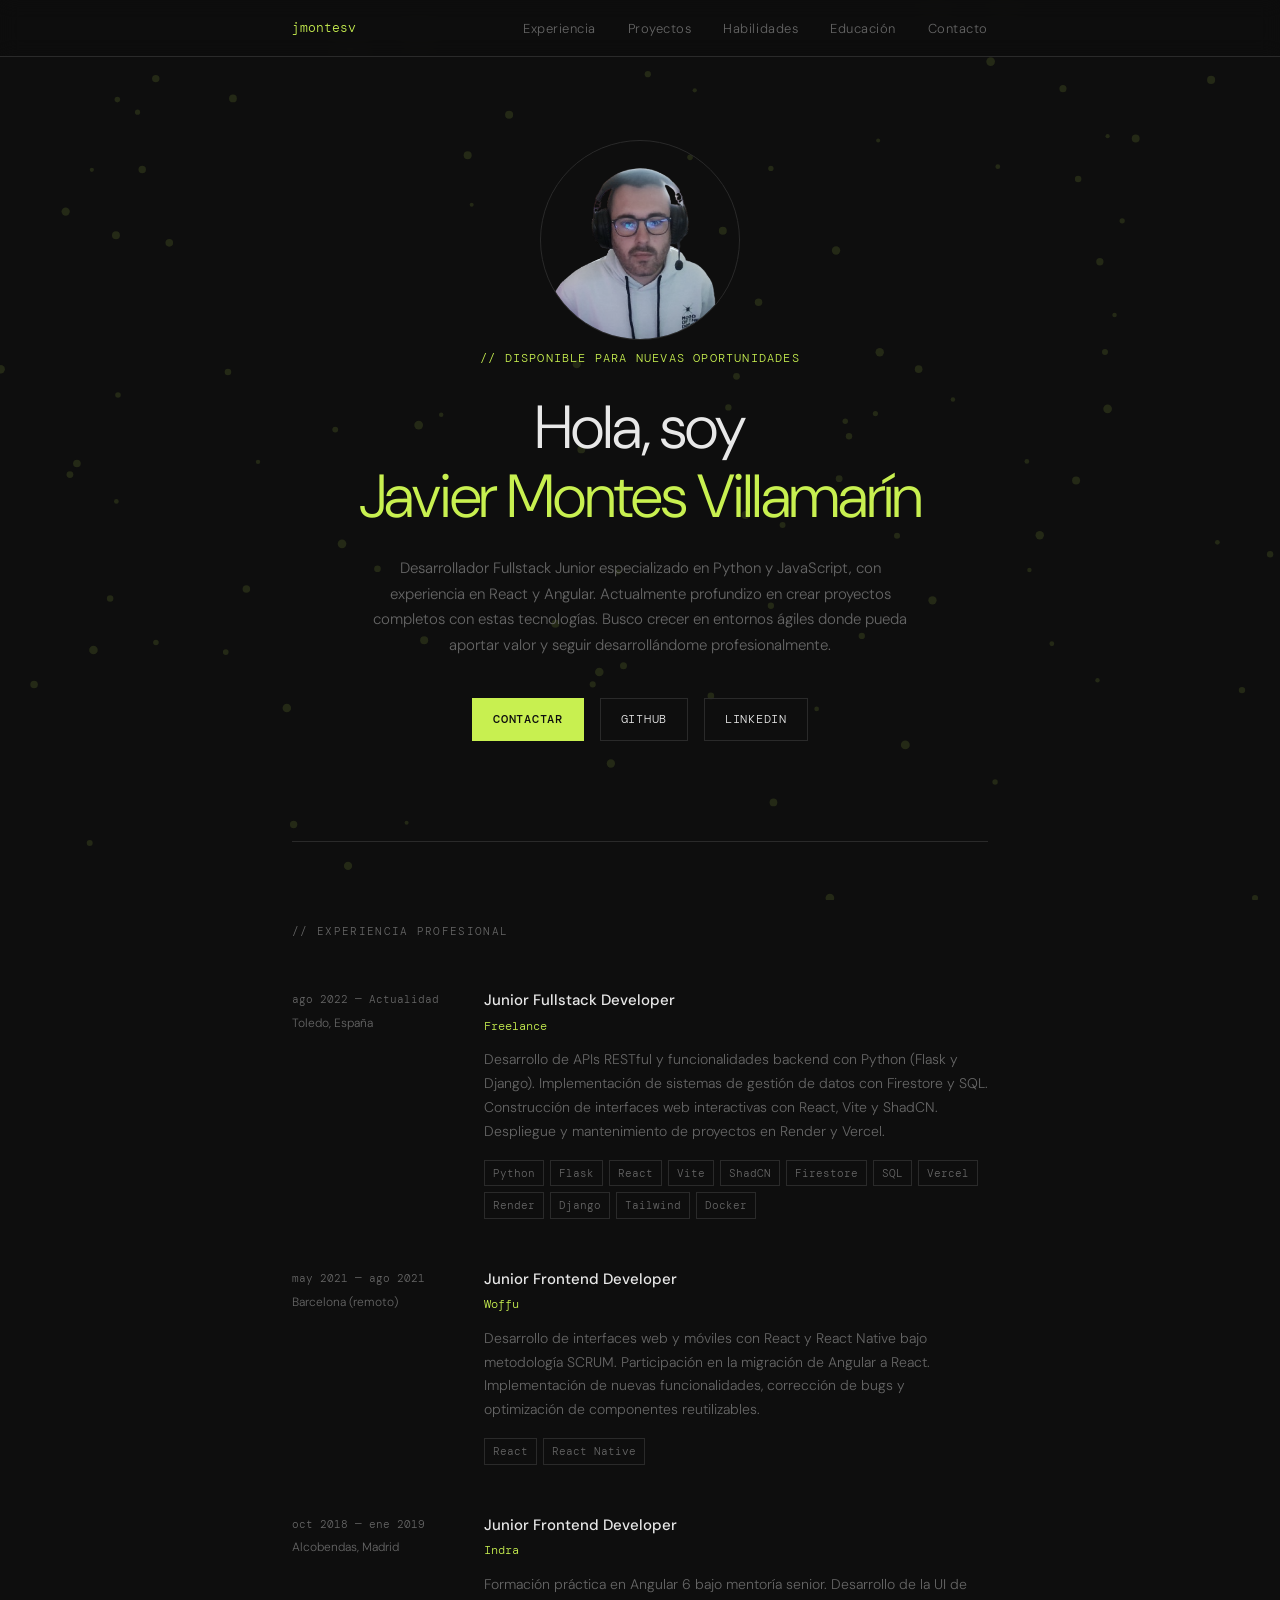
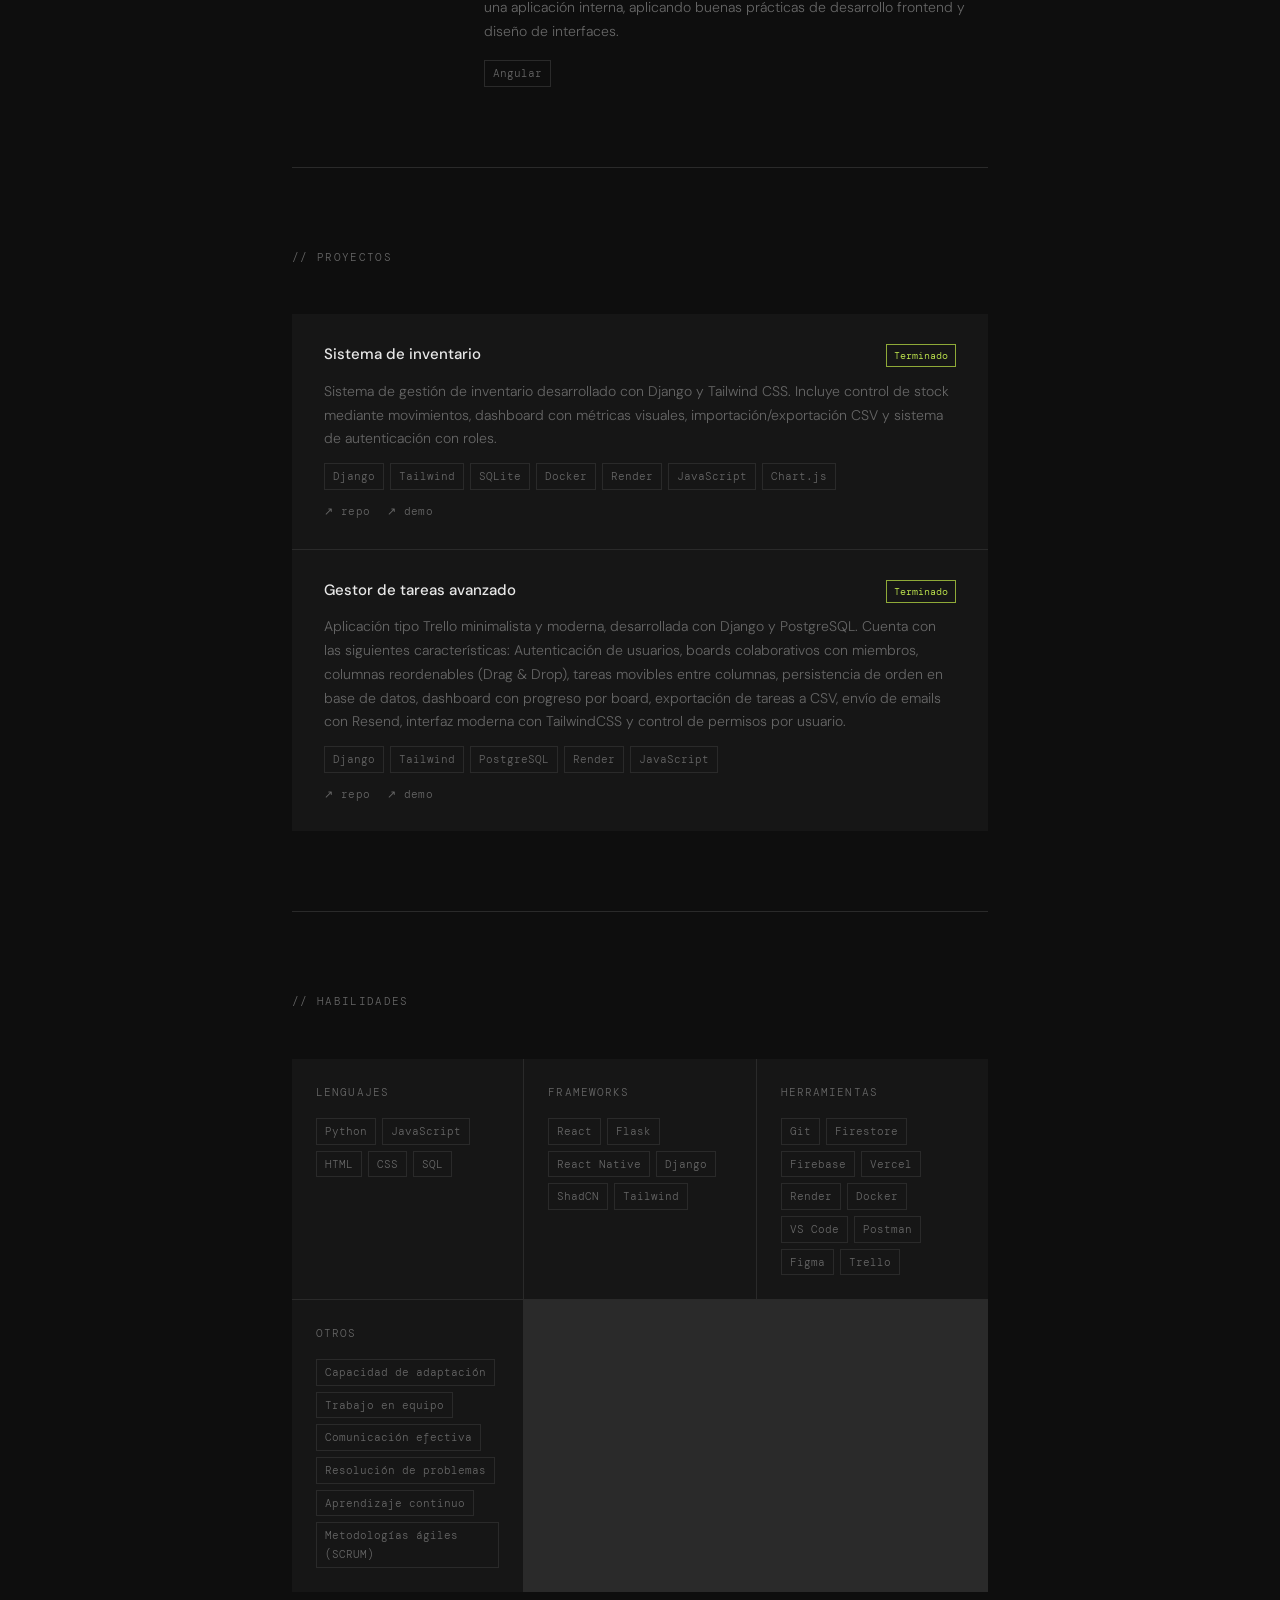
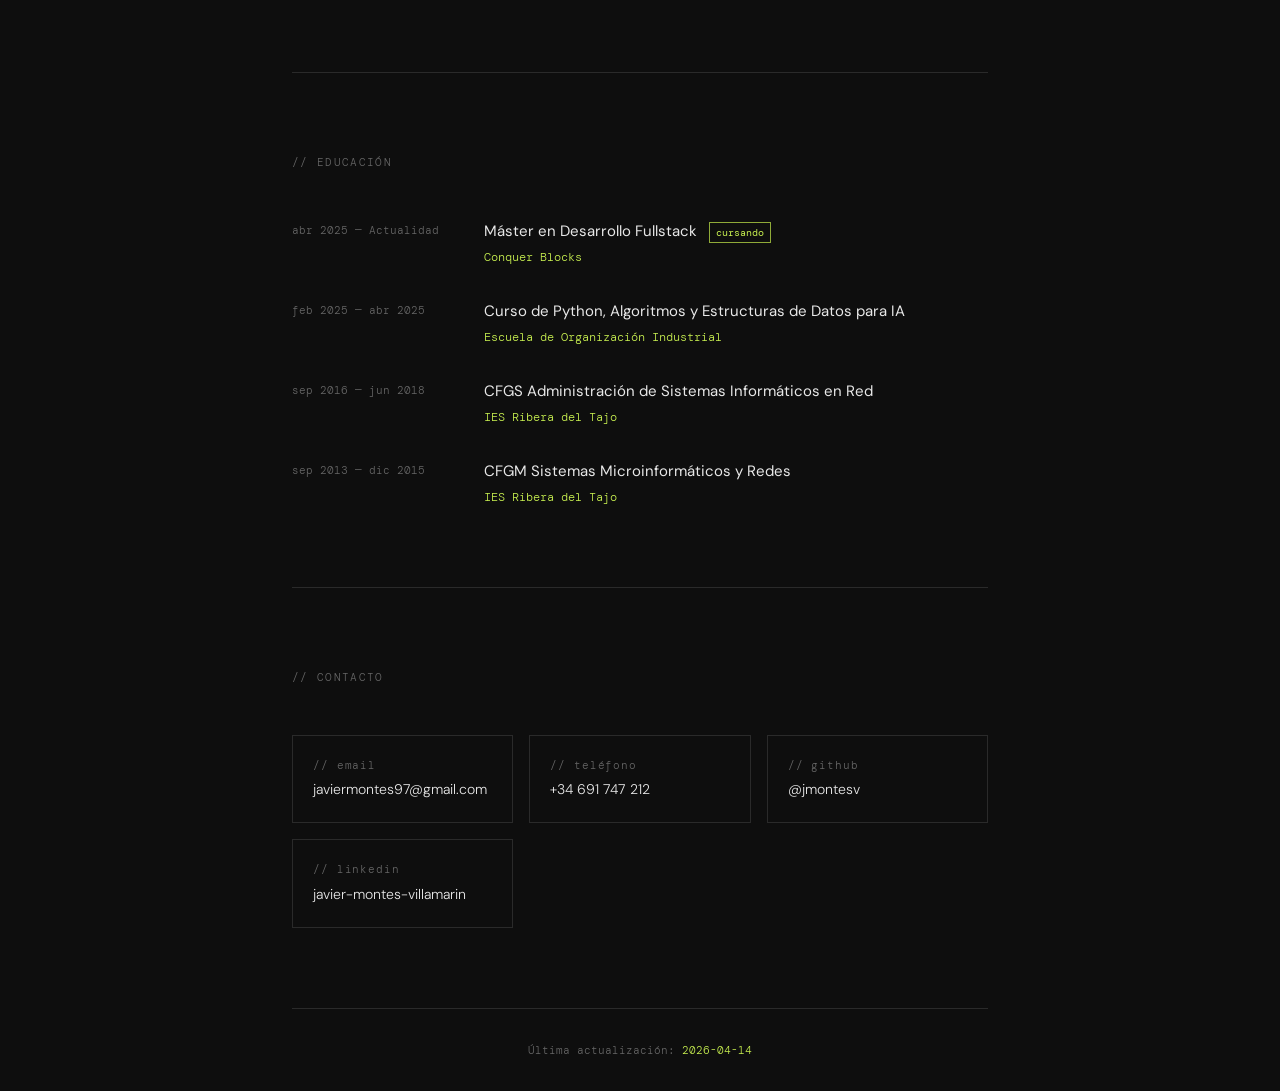
<file: index.html>
<!DOCTYPE html>
<html lang="es">
<head>
  <meta charset="UTF-8" />
  <meta name="viewport" content="width=device-width, initial-scale=1.0" />
  <title>Javier Montes · Desarrollador Fullstack</title>
  <link rel="icon" type="image/svg+xml" href="assets/favicon.svg">
  <link rel="preconnect" href="https://fonts.googleapis.com" />
  <link href="https://fonts.googleapis.com/css2?family=DM+Mono:wght@400;500&family=DM+Sans:wght@300;400;500&display=swap" rel="stylesheet" />
  <link rel="stylesheet" href="css/style.css" />
</head>
<body>
  <canvas id="bg-canvas" style="position:fixed;inset:0;z-index:0;pointer-events:none;"></canvas>
  <nav>
    <div class="container">
      <a class="nav-logo" href="#">jmontesv</a>
      <ul class="nav-links">
        <li><a href="#experiencia">Experiencia</a></li>
        <li><a href="#proyectos">Proyectos</a></li>
        <li><a href="#habilidades">Habilidades</a></li>
        <li><a href="#educacion">Educación</a></li>
        <li><a href="#contacto">Contacto</a></li>
      </ul>
    </div>
  </nav>

  <main class="container">

    <section id="hero">
      <img id="hero-avatar" src="assets/avatar.png" alt="Javier Montes" />
      <p class="hero-label">// disponible para nuevas oportunidades</p>
      <h1 id="hero-name">Cargando…</h1>
      <p class="hero-bio" id="hero-bio"></p>
      <div class="hero-links" id="hero-links"></div>
    </section>

    <section id="experiencia">
      <p class="section-label">// experiencia profesional</p>
      <div id="exp-list"></div>
    </section>

    <section id="proyectos">
      <p class="section-label">// proyectos</p>
      <div class="project-grid" id="project-grid"></div>
    </section>

    <section id="habilidades">
      <p class="section-label">// habilidades</p>
      <div class="skills-grid" id="skills-grid"></div>
    </section>

    <section id="educacion">
      <p class="section-label">// educación</p>
      <div id="edu-list"></div>
    </section>

    <section id="contacto">
      <p class="section-label">// contacto</p>
      <div class="contact-grid" id="contact-grid"></div>
    </section>

  </main>

  <footer>
    <span>Última actualización: <span id="last-updated"></span></span>
  </footer>

  <script type="text/javascript" src="js/script.js"></script>
  <script type="text/javascript" src="js/particles.js"></script>
</body>
</html>
</file>
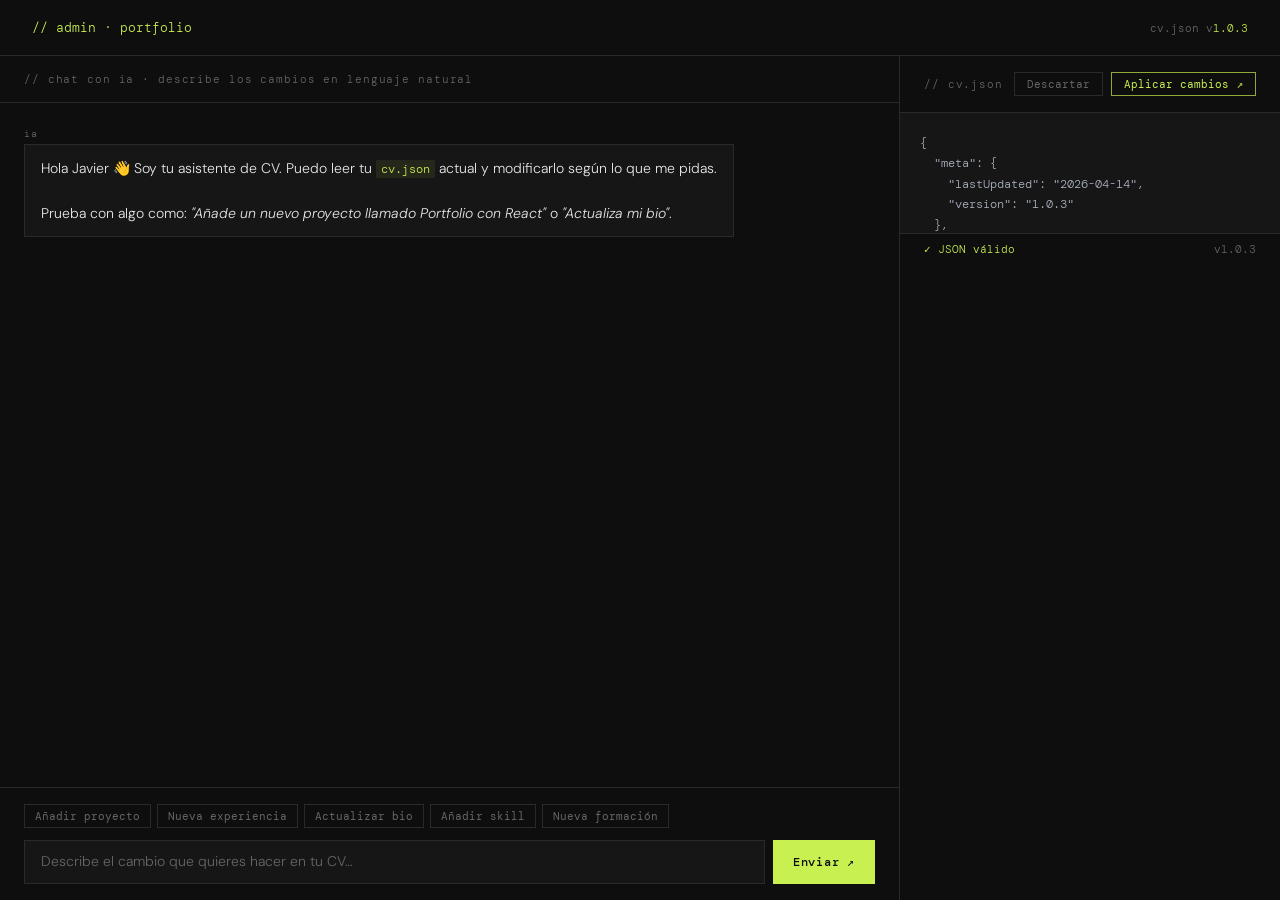
<file: admin/index.html>
<!DOCTYPE html>
<html lang="es">
<head>
  <meta charset="UTF-8" />
  <meta name="viewport" content="width=device-width, initial-scale=1.0" />
  <title>Admin · Portfolio JMV</title>
  <link rel="preconnect" href="https://fonts.googleapis.com" />
  <link href="https://fonts.googleapis.com/css2?family=DM+Mono:wght@400;500&family=DM+Sans:wght@300;400;500&display=swap" rel="stylesheet" />
  <link rel="stylesheet" href="/admin/css/style.css" />
</head>
<body>

  <nav>
    <span class="nav-logo">// admin · portfolio</span>
    <span class="nav-meta">cv.json v<span id="nav-version">—</span></span>
  </nav>

  <div class="workspace">

    <!-- CHAT -->
    <div class="chat-panel">
      <div class="chat-header">// chat con ia · describe los cambios en lenguaje natural</div>

      <div class="messages" id="messages">
        <div class="msg assistant">
          <span class="msg-label">ia</span>
          <div class="msg-bubble">
            Hola Javier 👋 Soy tu asistente de CV. Puedo leer tu <code>cv.json</code> actual y modificarlo según lo que me pidas.<br><br>
            Prueba con algo como: <em>"Añade un nuevo proyecto llamado Portfolio con React"</em> o <em>"Actualiza mi bio"</em>.
          </div>
        </div>
      </div>

      <div class="chat-input-area">
        <div class="suggestions">
          <button class="suggestion" onclick="useSuggestion(this)">Añadir proyecto</button>
          <button class="suggestion" onclick="useSuggestion(this)">Nueva experiencia</button>
          <button class="suggestion" onclick="useSuggestion(this)">Actualizar bio</button>
          <button class="suggestion" onclick="useSuggestion(this)">Añadir skill</button>
          <button class="suggestion" onclick="useSuggestion(this)">Nueva formación</button>
        </div>
        <div class="input-row">
          <textarea
            id="user-input"
            placeholder="Describe el cambio que quieres hacer en tu CV…"
            onkeydown="handleKey(event)"
            oninput="autoResize(this)"
          ></textarea>
          <button class="send-btn" id="send-btn" onclick="sendMessage()">Enviar ↗</button>
        </div>
      </div>
    </div>

    <!-- JSON PANEL -->
    <div class="json-panel">
      <div class="json-header">
        <span class="json-title">// cv.json</span>
        <div class="json-actions">
          <button class="action-btn" onclick="resetJson()">Descartar</button>
          <button class="action-btn primary" onclick="applyJson()">Aplicar cambios ↗</button>
        </div>
      </div>
      <textarea id="json-editor" spellcheck="false" oninput="validateJson()"></textarea>
      <div class="json-status">
        <span id="json-validity" class="status-ok">✓ JSON válido</span>
        <span id="json-version"></span>
      </div>
    </div>

  </div>

  <div class="toast" id="toast"></div>

  <script type="text/javascript" src="/admin/js/script.js"></script>
</body>
</html>
</file>
<file: css/style.css>
*,
*::before,
*::after {
    box-sizing: border-box;
    margin: 0;
    padding: 0;
}

:root {
    --bg: #0e0e0e;
    --surface: #161616;
    --border: #2a2a2a;
    --text: #e8e8e8;
    --muted: #666;
    --accent: #c8f050;
    --accent-dim: #8faa38;
    --mono: 'DM Mono', monospace;
    --sans: 'DM Sans', sans-serif;
}

html {
    scroll-behavior: smooth;
}

body {
    background: var(--bg);
    color: var(--text);
    font-family: var(--sans);
    font-weight: 300;
    font-size: 16px;
    line-height: 1.7;
}

main { 
    position: relative; 
    z-index: 1; 
}

/* ── LAYOUT ── */
.container {
    max-width: 760px;
    margin: 0 auto;
    padding: 0 2rem;
}

/* ── NAV ── */
nav {
    position: fixed;
    top: 0;
    left: 0;
    right: 0;
    background: rgba(14, 14, 14, 0.85);
    backdrop-filter: blur(10px);
    border-bottom: 1px solid var(--border);
    z-index: 100;
}

nav .container {
    display: flex;
    align-items: center;
    justify-content: space-between;
    height: 56px;
}

.nav-logo {
    font-family: var(--mono);
    font-size: 13px;
    color: var(--accent);
    text-decoration: none;
}

.nav-links {
    display: flex;
    gap: 2rem;
    list-style: none;
}

.nav-links a {
    font-size: 13px;
    color: var(--muted);
    text-decoration: none;
    letter-spacing: 0.04em;
    transition: color 0.2s;
}

.nav-links a:hover {
    color: var(--text);
}

/* ── HERO ── */
#hero {
    text-align: center;
    padding: 140px 0 100px;
    border-bottom: 1px solid var(--border);
}

#hero-avatar {
    width: 200px;
    height: 200px;
    border-radius: 50%;
    object-fit: cover;
    object-position: center top;
    border: 1px solid #2a2a2a;
    filter: grayscale(50%);
}

.hero-label {
    font-family: var(--mono);
    font-size: 12px;
    color: var(--accent);
    letter-spacing: 0.1em;
    text-transform: uppercase;
    margin-bottom: 1.5rem;
    opacity: 0;
    transition: opacity 0.6s ease 0.2s;
}

.hero-label.go {
  opacity: 1;
}

#hero-name span {
  display: inline-block;
  min-width: max-content;
}

#hero h1 {
    font-size: clamp(2.4rem, 6vw, 3.8rem);
    font-weight: 300;
    line-height: 1.15;
    letter-spacing: -0.02em;
    margin-bottom: 1.5rem;
}

#hero h1 span {
    color: var(--accent);
}

.hero-bio {
    max-width: 540px;
    color: var(--muted);
    font-size: 15px;
    margin-left: auto;
    margin-right: auto;
    margin-bottom: 2.5rem;
    opacity: 0;
    transform: translateY(10px);
    transition: opacity 0.6s ease, transform 0.6s ease;
}

.hero-bio.go {
  opacity: 1;
  transform: translateY(0);
}

.hero-links {
    display: flex;
    justify-content: center;
    gap: 1rem;
    flex-wrap: wrap;
    opacity: 0;
    transform: translateY(10px);
    transition: opacity 0.6s ease 0.8s, transform 0.6s ease 0.8s;
}

#hero-links.go {
  opacity: 1;
  transform: translateY(0);
}

.btn {
    display: inline-flex;
    align-items: center;
    gap: 6px;
    font-family: var(--mono);
    font-size: 12px;
    letter-spacing: 0.06em;
    text-transform: uppercase;
    text-decoration: none;
    padding: 10px 20px;
    border: 1px solid var(--border);
    color: var(--text);
    transition: border-color 0.2s, color 0.2s;
}

.btn:hover {
    border-color: var(--accent);
    color: var(--accent);
}

.btn-accent {
    background: var(--accent);
    color: #0e0e0e;
    border-color: var(--accent);
    font-weight: 500;
}

.btn-accent:hover {
    background: var(--accent-dim);
    border-color: var(--accent-dim);
    color: #0e0e0e;
}

.clip-wrap {
  display: inline-block;
  overflow: hidden;
  vertical-align: bottom;
}

.clip-inner {
  display: inline-block;
  transform: translateY(110%);
  transition: transform 0s;
}

.clip-inner.go {
  transform: translateY(0);
  transition: transform 0.7s cubic-bezier(0.16, 1, 0.3, 1);
}

/* ── SECTIONS ── */
section {
    padding: 80px 0;
    border-bottom: 1px solid var(--border);
    position: relative;
    z-index: 1;
}

.section-label {
    font-family: var(--mono);
    font-size: 11px;
    color: var(--muted);
    letter-spacing: 0.12em;
    text-transform: uppercase;
    margin-bottom: 3rem;
}

/* ── EXPERIENCE ── */
.exp-item {
    display: grid;
    grid-template-columns: 160px 1fr;
    gap: 2rem;
    margin-bottom: 3rem;
}

.exp-item:last-child {
    margin-bottom: 0;
}

.exp-meta {
    padding-top: 2px;
}

.exp-dates {
    font-family: var(--mono);
    font-size: 11px;
    color: var(--muted);
    margin-bottom: 4px;
}

.exp-location {
    font-size: 12px;
    color: var(--muted);
}

.exp-role {
    font-size: 15px;
    font-weight: 500;
    margin-bottom: 2px;
}

.exp-company {
    font-family: var(--mono);
    font-size: 12px;
    color: var(--accent);
    margin-bottom: 0.75rem;
}

.exp-desc {
    font-size: 14px;
    color: var(--muted);
    margin-bottom: 1rem;
}

.tags {
    display: flex;
    flex-wrap: wrap;
    gap: 6px;
}

.tag {
    font-family: var(--mono);
    font-size: 11px;
    padding: 3px 8px;
    border: 1px solid var(--border);
    color: var(--muted);
    transition: border-color 0.2s, color 0.2s, background 0.2s;
    cursor: default;
}

.tag:hover {
      border-color: var(--accent);
      color: var(--accent);
      background: rgba(200, 240, 80, 0.06);
}

/* ── PROJECTS ── */
.project-grid {
    display: grid;
    gap: 1px;
    background: var(--border);
}

.project-card {
    background: var(--surface);
    padding: 1.75rem 2rem;
    display: flex;
    flex-direction: column;
    gap: 0.75rem;
}

.project-header {
    display: flex;
    align-items: baseline;
    gap: 1rem;
    justify-content: space-between;
}

.project-name {
    font-size: 15px;
    font-weight: 500;
}

.project-status {
    font-family: var(--mono);
    font-size: 10px;
    color: var(--accent);
    border: 1px solid var(--accent-dim);
    padding: 2px 7px;
    white-space: nowrap;
}

.project-desc {
    font-size: 14px;
    color: var(--muted);
}

.project-links {
    display: flex;
    gap: 1rem;
    margin-top: auto;
}

.project-link {
    font-family: var(--mono);
    font-size: 11px;
    color: var(--muted);
    text-decoration: none;
    letter-spacing: 0.04em;
    transition: color 0.2s;
}

.project-link:hover {
    color: var(--accent);
}

/* ── SKILLS ── */
.skills-grid {
    display: grid;
    grid-template-columns: repeat(auto-fit, minmax(180px, 1fr));
    gap: 1px;
    background: var(--border);
}

.skill-group {
    background: var(--surface);
    padding: 1.5rem;
}

.skill-group-label {
    font-family: var(--mono);
    font-size: 11px;
    color: var(--muted);
    text-transform: uppercase;
    letter-spacing: 0.1em;
    margin-bottom: 1rem;
}

.skill-list {
    display: flex;
    flex-wrap: wrap;
    gap: 6px;
}

/* ── EDUCATION ── */
.edu-item {
    display: grid;
    grid-template-columns: 160px 1fr;
    gap: 2rem;
    margin-bottom: 2rem;
}

.edu-item:last-child {
    margin-bottom: 0;
}

.edu-dates {
    font-family: var(--mono);
    font-size: 11px;
    color: var(--muted);
    padding-top: 2px;
}

.edu-degree {
    font-size: 15px;
    font-weight: 400;
    margin-bottom: 2px;
}

.edu-institution {
    font-family: var(--mono);
    font-size: 12px;
    color: var(--accent);
}

.current-badge {
    display: inline-block;
    font-family: var(--mono);
    font-size: 10px;
    color: var(--accent);
    border: 1px solid var(--accent-dim);
    padding: 1px 6px;
    margin-left: 8px;
    vertical-align: middle;
}

/* ── CONTACT ── */
#contact {
    border-bottom: none;
}

.contact-grid {
    display: grid;
    grid-template-columns: repeat(auto-fit, minmax(180px, 1fr));
    gap: 1rem;
}

.contact-item {
    display: flex;
    flex-direction: column;
    gap: 4px;
    padding: 1.25rem;
    border: 1px solid var(--border);
    text-decoration: none;
    transition: border-color 0.2s;
}

.contact-item:hover {
    border-color: var(--accent);
}

.contact-item-label {
    font-family: var(--mono);
    font-size: 11px;
    color: var(--muted);
    letter-spacing: 0.08em;
}

.contact-item-value {
    font-size: 14px;
    color: var(--text);
    word-break: break-all;
}

/* ── FOOTER ── */
footer {
    padding: 2rem 0;
    text-align: center;
    font-family: var(--mono);
    font-size: 11px;
    color: var(--muted);
}

#last-updated {
    color: var(--accent);
}

/* ── RESPONSIVE ── */
@media (max-width: 600px) {

    .exp-item,
    .edu-item {
        grid-template-columns: 1fr;
        gap: 0.5rem;
    }

    .nav-links {
        display: none;
    }
}
</file>
<file: admin/css/style.css>
*,
*::before,
*::after {
    box-sizing: border-box;
    margin: 0;
    padding: 0;
}

:root {
    --bg: #0e0e0e;
    --surface: #161616;
    --surface2: #1c1c1c;
    --border: #2a2a2a;
    --text: #e8e8e8;
    --muted: #666;
    --accent: #c8f050;
    --accent-dim: #8faa38;
    --danger: #e24b4a;
    --mono: 'DM Mono', monospace;
    --sans: 'DM Sans', sans-serif;
}

body {
    background: var(--bg);
    color: var(--text);
    font-family: var(--sans);
    font-weight: 300;
    height: 100dvh;
    display: grid;
    grid-template-rows: 56px 1fr;
    overflow: hidden;
}

/* ── NAV ── */
nav {
    border-bottom: 1px solid var(--border);
    display: flex;
    align-items: center;
    justify-content: space-between;
    padding: 0 2rem;
}

.nav-logo {
    font-family: var(--mono);
    font-size: 13px;
    color: var(--accent);
}

.nav-meta {
    font-family: var(--mono);
    font-size: 11px;
    color: var(--muted);
}

.nav-meta span {
    color: var(--accent);
}

/* ── LAYOUT ── */
.workspace {
    display: grid;
    grid-template-columns: 1fr 380px;
    overflow: hidden;
}

/* ── CHAT ── */
.chat-panel {
    display: flex;
    flex-direction: column;
    border-right: 1px solid var(--border);
    overflow: hidden;
}

.chat-header {
    padding: 1rem 1.5rem;
    border-bottom: 1px solid var(--border);
    font-family: var(--mono);
    font-size: 11px;
    color: var(--muted);
    letter-spacing: 0.08em;
}

.messages {
    flex: 1;
    overflow-y: auto;
    padding: 1.5rem;
    display: flex;
    flex-direction: column;
    gap: 1rem;
    scroll-behavior: smooth;
}

.messages::-webkit-scrollbar {
    width: 4px;
}

.messages::-webkit-scrollbar-track {
    background: transparent;
}

.messages::-webkit-scrollbar-thumb {
    background: var(--border);
    border-radius: 2px;
}

.msg {
    display: flex;
    flex-direction: column;
    gap: 4px;
    max-width: 88%;
}

.msg.user {
    align-self: flex-end;
    align-items: flex-end;
}

.msg.assistant {
    align-self: flex-start;
    align-items: flex-start;
}

.msg-label {
    font-family: var(--mono);
    font-size: 10px;
    color: var(--muted);
    letter-spacing: 0.06em;
}

.msg-bubble {
    padding: 0.75rem 1rem;
    font-size: 14px;
    line-height: 1.6;
    border: 1px solid var(--border);
}

.msg.user .msg-bubble {
    background: var(--surface2);
    border-color: var(--border);
}

.msg.assistant .msg-bubble {
    background: var(--surface);
    border-color: var(--border);
}

.msg.assistant.success .msg-bubble {
    border-color: var(--accent-dim);
}

.msg.assistant.error .msg-bubble {
    border-color: var(--danger);
}

.msg-bubble code {
    font-family: var(--mono);
    font-size: 12px;
    color: var(--accent);
    background: rgba(200, 240, 80, 0.08);
    padding: 1px 5px;
}

.typing {
    display: flex;
    gap: 4px;
    align-items: center;
    padding: 0.75rem 1rem;
    border: 1px solid var(--border);
    background: var(--surface);
    width: fit-content;
}

.dot {
    width: 5px;
    height: 5px;
    background: var(--muted);
    border-radius: 50%;
    animation: blink 1.2s infinite;
}

.dot:nth-child(2) {
    animation-delay: 0.2s;
}

.dot:nth-child(3) {
    animation-delay: 0.4s;
}

@keyframes blink {

    0%,
    80%,
    100% {
        opacity: 0.2
    }

    40% {
        opacity: 1
    }
}

/* ── INPUT ── */
.chat-input-area {
    padding: 1rem 1.5rem;
    border-top: 1px solid var(--border);
    display: flex;
    flex-direction: column;
    gap: 0.75rem;
}

.suggestions {
    display: flex;
    flex-wrap: wrap;
    gap: 6px;
}

.suggestion {
    font-family: var(--mono);
    font-size: 11px;
    padding: 4px 10px;
    border: 1px solid var(--border);
    color: var(--muted);
    background: transparent;
    cursor: pointer;
    transition: border-color 0.2s, color 0.2s;
}

.suggestion:hover {
    border-color: var(--accent);
    color: var(--accent);
}

.input-row {
    display: flex;
    gap: 8px;
}

textarea {
    flex: 1;
    background: var(--surface);
    border: 1px solid var(--border);
    color: var(--text);
    font-family: var(--sans);
    font-size: 14px;
    font-weight: 300;
    padding: 0.65rem 1rem;
    resize: none;
    height: 44px;
    max-height: 120px;
    line-height: 1.5;
    outline: none;
    transition: border-color 0.2s;
}

textarea:focus {
    border-color: var(--accent);
}

textarea::placeholder {
    color: var(--muted);
}

.send-btn {
    background: var(--accent);
    color: #0e0e0e;
    border: none;
    padding: 0 1.25rem;
    font-family: var(--mono);
    font-size: 12px;
    font-weight: 500;
    letter-spacing: 0.06em;
    cursor: pointer;
    transition: background 0.2s;
    white-space: nowrap;
}

.send-btn:hover {
    background: var(--accent-dim);
}

.send-btn:disabled {
    background: var(--border);
    color: var(--muted);
    cursor: not-allowed;
}

/* ── JSON PANEL ── */
.json-panel {
    display: flex;
    flex-direction: column;
    overflow: hidden;
}

.json-header {
    padding: 1rem 1.5rem;
    border-bottom: 1px solid var(--border);
    display: flex;
    align-items: center;
    justify-content: space-between;
}

.json-title {
    font-family: var(--mono);
    font-size: 11px;
    color: var(--muted);
    letter-spacing: 0.08em;
}

.json-actions {
    display: flex;
    gap: 8px;
}

.action-btn {
    font-family: var(--mono);
    font-size: 11px;
    padding: 4px 12px;
    border: 1px solid var(--border);
    color: var(--muted);
    background: transparent;
    cursor: pointer;
    transition: border-color 0.2s, color 0.2s;
}

.action-btn:hover {
    border-color: var(--accent);
    color: var(--accent);
}

.action-btn.primary {
    border-color: var(--accent-dim);
    color: var(--accent);
}

.action-btn.primary:hover {
    background: rgba(200, 240, 80, 0.08);
}

#json-editor {
    flex: 1;
    background: var(--surface);
    color: #abb2bf;
    font-family: var(--mono);
    font-size: 12px;
    line-height: 1.7;
    padding: 1.25rem;
    border: none;
    resize: none;
    outline: none;
    overflow-y: auto;
}

#json-editor::-webkit-scrollbar {
    width: 4px;
}

#json-editor::-webkit-scrollbar-thumb {
    background: var(--border);
}

.json-status {
    padding: 0.5rem 1.5rem;
    font-family: var(--mono);
    font-size: 11px;
    border-top: 1px solid var(--border);
    display: flex;
    justify-content: space-between;
    align-items: center;
}

.status-ok {
    color: var(--accent);
}

.status-err {
    color: var(--danger);
}

#json-version {
    color: var(--muted);
}

/* ── TOAST ── */
.toast {
    position: fixed;
    bottom: 2rem;
    left: 50%;
    transform: translateX(-50%) translateY(20px);
    background: var(--surface2);
    border: 1px solid var(--accent-dim);
    color: var(--accent);
    font-family: var(--mono);
    font-size: 12px;
    padding: 10px 20px;
    opacity: 0;
    transition: opacity 0.3s, transform 0.3s;
    pointer-events: none;
    z-index: 999;
}

.toast.show {
    opacity: 1;
    transform: translateX(-50%) translateY(0);
}

@media (max-width: 900px) {
    .workspace {
        grid-template-columns: 1fr;
    }

    .json-panel {
        display: none;
    }
}
</file>
